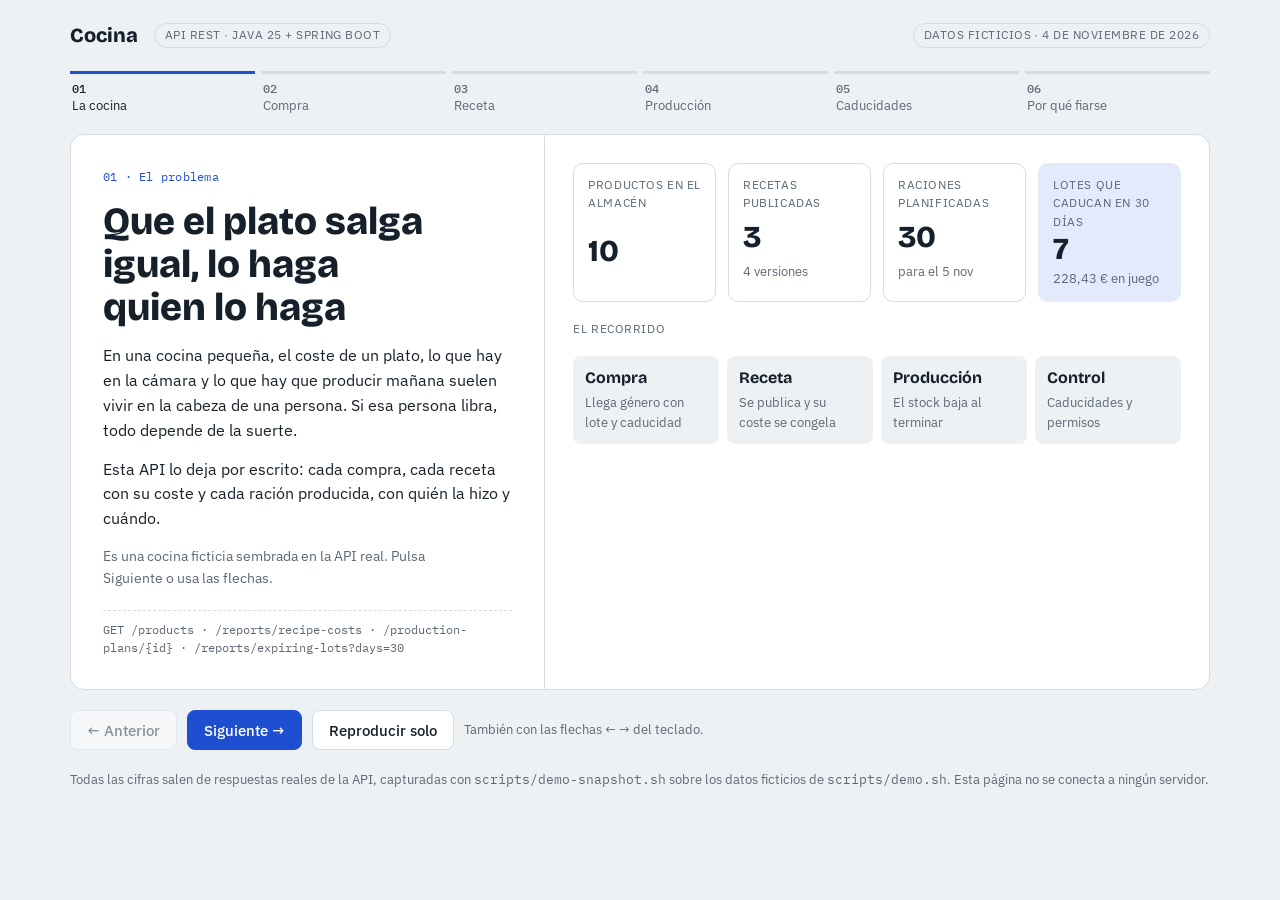
<file: demo/recorrido/index.html>
<!DOCTYPE html>
<html lang="es">
<head>
<meta charset="utf-8">
<meta name="viewport" content="width=device-width, initial-scale=1">
<title>Cocina en seis pasos</title>
<meta name="description" content="Recorrido visual por una API de gestión de cocina: compra, receta con coste congelado, producción, caducidades y permisos. Datos ficticios capturados de la API real.">
<link rel="preconnect" href="https://fonts.googleapis.com">
<link rel="preconnect" href="https://fonts.gstatic.com" crossorigin>
<link href="https://fonts.googleapis.com/css2?family=Bricolage+Grotesque:opsz,wght@12..96,600;12..96,800&family=IBM+Plex+Sans:wght@400;500;600&family=IBM+Plex+Mono:wght@400;500&display=swap" rel="stylesheet">
<style>
/* Idea: una comanda de cocina en acero. Escena a la izquierda, su prueba con datos a la derecha. */
:root {
  --bg: #eef1f4;
  --surface: #ffffff;
  --ink: #16202b;
  --muted: #5b6876;
  --line: #d5dce3;
  --accent: #1f4fd1;
  --accent-soft: #e3eafc;
  --ok: #18794e;
  --ok-soft: #e1f4ea;
  --warn: #b35c00;
  --warn-soft: #fcefdc;
  --crit: #c4262e;
  --crit-soft: #fbe3e4;
  --font-display: "Bricolage Grotesque", "Segoe UI", system-ui, sans-serif;
  --font-body: "IBM Plex Sans", "Segoe UI", system-ui, sans-serif;
  --font-mono: "IBM Plex Mono", ui-monospace, "Cascadia Mono", Consolas, monospace;
  color-scheme: light;
}
@media (prefers-color-scheme: dark) {
  :root:not([data-theme="light"]) {
    --bg: #0f151c; --surface: #17202a; --ink: #e6ebf0; --muted: #9aa7b4; --line: #2b3744;
    --accent: #7ea2ff; --accent-soft: #1d2b4d; --ok: #4cc38a; --ok-soft: #133426;
    --warn: #f0a24a; --warn-soft: #3a2a14; --crit: #ff6b70; --crit-soft: #3d1a1d;
    color-scheme: dark;
  }
}
:root[data-theme="dark"] {
  --bg: #0f151c; --surface: #17202a; --ink: #e6ebf0; --muted: #9aa7b4; --line: #2b3744;
  --accent: #7ea2ff; --accent-soft: #1d2b4d; --ok: #4cc38a; --ok-soft: #133426;
  --warn: #f0a24a; --warn-soft: #3a2a14; --crit: #ff6b70; --crit-soft: #3d1a1d;
  color-scheme: dark;
}

* { box-sizing: border-box; }
html, body { margin: 0; }
body {
  background: var(--bg); color: var(--ink);
  font: 16px/1.55 var(--font-body);
  -webkit-font-smoothing: antialiased;
}
.wrap { max-width: 1180px; margin: 0 auto; padding: 20px 20px 40px; display: grid; gap: 20px; }
h1, h2, h3 { font-family: var(--font-display); text-wrap: balance; margin: 0; line-height: 1.12; }
.num, .mono { font-family: var(--font-mono); font-variant-numeric: tabular-nums; }

/* Cabecera */
.top { display: flex; flex-wrap: wrap; align-items: center; gap: 10px 16px; }
.brand { font-family: var(--font-display); font-weight: 800; font-size: 1.25rem; }
.tag { font-size: .75rem; letter-spacing: .04em; text-transform: uppercase; color: var(--muted);
  border: 1px solid var(--line); border-radius: 999px; padding: 2px 10px; }
.spacer { flex: 1; }

/* Pasos */
.steps { display: grid; grid-template-columns: repeat(6, 1fr); gap: 6px; list-style: none; margin: 0; padding: 0; }
.steps button {
  width: 100%; text-align: left; font: inherit; cursor: pointer; color: var(--muted);
  background: transparent; border: 0; border-top: 3px solid var(--line); padding: 8px 2px 0;
  display: grid; gap: 0; font-size: .82rem; line-height: 1.3;
}
.steps button b { font-family: var(--font-mono); font-weight: 500; font-size: .72rem; }
.steps button[aria-current="step"] { color: var(--ink); border-top-color: var(--accent); }
.steps button.done { border-top-color: color-mix(in srgb, var(--accent) 45%, var(--line)); }
.steps button:focus-visible, .ctl:focus-visible { outline: 2px solid var(--accent); outline-offset: 3px; border-radius: 4px; }

/* Escena */
.stage {
  background: var(--surface); border: 1px solid var(--line); border-radius: 14px;
  display: grid; grid-template-columns: minmax(0, 5fr) minmax(0, 7fr); min-height: 520px;
}
.story { padding: 32px; display: grid; align-content: start; gap: 14px; border-right: 1px solid var(--line); }
.kicker { font-family: var(--font-mono); font-size: .78rem; color: var(--accent); letter-spacing: .02em; }
.story h2 { font-size: clamp(1.7rem, 3.2vw, 2.4rem); font-weight: 800; }
.story p { margin: 0; max-width: 46ch; color: var(--ink); }
.story p.aside { color: var(--muted); font-size: .9rem; }
.source { font-family: var(--font-mono); font-size: .74rem; color: var(--muted); border-top: 1px dashed var(--line); padding-top: 10px; margin-top: 6px; overflow-wrap: anywhere; }
.proof { padding: 28px; display: grid; align-content: start; gap: 18px; min-width: 0; }

/* Piezas reutilizables */
.label { font-size: .74rem; text-transform: uppercase; letter-spacing: .05em; color: var(--muted); }
.row { display: flex; flex-wrap: wrap; gap: 12px; }
.tile { flex: 1 1 140px; border: 1px solid var(--line); border-radius: 10px; padding: 12px 14px; display: grid; gap: 2px; }
.tile strong { font-family: var(--font-display); font-size: 1.9rem; font-weight: 800; line-height: 1.1; }
.tile.hl { background: var(--accent-soft); border-color: transparent; }
.card { border: 1px solid var(--line); border-radius: 10px; padding: 14px 16px; display: grid; gap: 8px; min-width: 0; }
.chip { display: inline-block; font-size: .72rem; font-weight: 600; border-radius: 999px; padding: 1px 9px; white-space: nowrap; }
.chip.ok { background: var(--ok-soft); color: var(--ok); }
.chip.warn { background: var(--warn-soft); color: var(--warn); }
.chip.crit { background: var(--crit-soft); color: var(--crit); }
.chip.info { background: var(--accent-soft); color: var(--accent); }
table { width: 100%; border-collapse: collapse; font-size: .9rem; }
th { text-align: left; font-weight: 500; color: var(--muted); font-size: .74rem; text-transform: uppercase; letter-spacing: .04em; padding: 0 8px 6px 0; }
td { padding: 7px 8px 7px 0; border-top: 1px solid var(--line); vertical-align: top; }
th.r, td.r { text-align: right; }
.tbl { overflow-x: auto; }
svg text { fill: var(--ink); font-family: var(--font-body); }
svg .muted { fill: var(--muted); }
svg .mono { font-family: var(--font-mono); }

/* Flujo de la escena 1 */
.flow { display: grid; grid-template-columns: repeat(4, 1fr); gap: 8px; counter-reset: f; }
.flow div { background: var(--bg); border-radius: 8px; padding: 10px 12px; font-size: .88rem; display: grid; gap: 2px; }
.flow div b { font-family: var(--font-display); font-size: 1rem; }

/* Barras animables: en reposo están completas; al entrar crecen desde la izquierda. */
.grow { transform-origin: left center; }
.play .grow { animation: grow .9s cubic-bezier(.2,.7,.2,1) both; animation-delay: calc(var(--i, 0) * 120ms); }
@keyframes grow { from { transform: scaleX(0); } to { transform: scaleX(1); } }
.play .rise { animation: rise .5s ease-out both; animation-delay: calc(var(--i, 0) * 140ms); }
@keyframes rise { from { opacity: 0; transform: translateY(8px); } to { opacity: 1; transform: none; } }

/* Peticiones HTTP de la escena 6 */
.req { display: grid; grid-template-columns: auto 1fr; gap: 4px 12px; align-items: baseline; padding: 10px 0; border-top: 1px solid var(--line); }
.req:first-child { border-top: 0; }
.req .code { font-family: var(--font-mono); font-weight: 500; font-size: 1.05rem; }
.req .who { font-weight: 600; }
.req .msg { grid-column: 2; color: var(--muted); font-size: .88rem; }
.req .code.ok { color: var(--ok); } .req .code.warn { color: var(--warn); } .req .code.crit { color: var(--crit); }
.checks { margin: 0; padding: 0; list-style: none; display: grid; gap: 8px; }
.checks li { display: grid; gap: 0; padding-left: 16px; border-left: 3px solid var(--ok); }
.checks li span { font-family: var(--font-mono); font-size: .74rem; color: var(--muted); overflow-wrap: anywhere; }

/* Controles */
.controls { display: flex; flex-wrap: wrap; gap: 10px; align-items: center; }
.ctl {
  font: 500 .95rem var(--font-body); cursor: pointer; border-radius: 8px; padding: 9px 16px;
  border: 1px solid var(--line); background: var(--surface); color: var(--ink);
}
.ctl.primary { background: var(--accent); border-color: var(--accent); color: var(--surface); }
.ctl:disabled { opacity: .45; cursor: default; }
.hint { color: var(--muted); font-size: .82rem; }
footer { color: var(--muted); font-size: .82rem; display: grid; gap: 4px; }
footer a { color: var(--accent); }

.scene[hidden] { display: none; }

@media (max-width: 860px) {
  .stage { grid-template-columns: 1fr; min-height: 0; }
  .story { border-right: 0; border-bottom: 1px solid var(--line); padding: 22px; }
  .proof { padding: 20px; }
  .steps { grid-template-columns: repeat(3, 1fr); row-gap: 10px; }
  .flow { grid-template-columns: repeat(2, 1fr); }
}
@media (max-width: 420px) {
  .wrap { padding: 16px 16px 32px; }
  .steps button span { display: none; }
}
@media (prefers-reduced-motion: reduce) {
  .play .grow, .play .rise { animation: none; }
}
</style>
</head>
<body>
<div class="wrap">
  <header class="top">
    <span class="brand">Cocina</span>
    <span class="tag">API REST · Java 25 + Spring Boot</span>
    <span class="spacer"></span>
    <span class="tag" id="snapshot-tag">Instantánea de datos ficticios</span>
  </header>

  <nav aria-label="Pasos del recorrido">
    <ol class="steps" id="steps"></ol>
  </nav>

  <main class="stage" id="stage" aria-live="polite"></main>

  <div class="controls">
    <button class="ctl" id="prev" type="button">← Anterior</button>
    <button class="ctl primary" id="next" type="button">Siguiente →</button>
    <button class="ctl" id="play" type="button" aria-pressed="false">Reproducir solo</button>
    <span class="hint">También con las flechas ← → del teclado.</span>
  </div>

  <footer>
    <span>Todas las cifras salen de respuestas reales de la API, capturadas con <span class="mono">scripts/demo-snapshot.sh</span> sobre los datos ficticios de <span class="mono">scripts/demo.sh</span>. Esta página no se conecta a ningún servidor.</span>
  </footer>
</div>

<script src="data.js"></script>
<script>
(function () {
  "use strict";
  var S = window.SNAPSHOT;
  var stage = document.getElementById("stage");
  if (!S) {
    stage.innerHTML = '<section class="story"><h2>Faltan los datos</h2><p>No se encontró data.js. Genera la instantánea con sh scripts/demo-snapshot.sh.</p></section>';
    return;
  }

  /* ---------- formato ---------- */
  var nf = function (d) {
    return new Intl.NumberFormat("es-ES", { minimumFractionDigits: d, maximumFractionDigits: d, useGrouping: "always" });
  };
  var eur = function (n, d) { return nf(d == null ? 2 : d).format(n) + " €"; };
  var qty = function (n) { return nf(0).format(n); };
  var unitOf = { G: "g", ML: "ml", UNIT: "ud" };
  var perKg = function (perGram) { return eur(perGram * 1000) + "/kg"; };
  var dateFmt = new Intl.DateTimeFormat("es-ES", { day: "numeric", month: "short", timeZone: "Europe/Madrid" });
  var day = function (iso) { return dateFmt.format(new Date(iso)); };
  var esc = function (s) {
    return String(s).replace(/[&<>"]/g, function (c) { return { "&": "&amp;", "<": "&lt;", ">": "&gt;", '"': "&quot;" }[c]; });
  };
  var capturedAt = new Date(S.capturedAt);
  document.getElementById("snapshot-tag").textContent =
    "Datos ficticios · " + new Intl.DateTimeFormat("es-ES", { day: "numeric", month: "long", year: "numeric", timeZone: "Europe/Madrid" }).format(capturedAt);

  /* ---------- datos derivados ---------- */
  var product = function (name) { return S.products.content.filter(function (p) { return p.name === name; })[0]; };
  var tomate = product("Tomate");
  var patata = product("Patata");
  var tomLots = S.tomateLots.content.slice().sort(function (a, b) { return a.receivedAt < b.receivedAt ? -1 : 1; });
  var firstTomCost = tomLots[0].unitCost;
  var salsaCosts = S.recipeCosts.versions.filter(function (v) { return v.recipeName === "Salsa de tomate"; });
  var salsaV2Cost = salsaCosts.filter(function (v) { return v.versionNumber === 2; })[0];
  var plannedTotal = S.plan.items.reduce(function (a, i) { return a + i.plannedRations; }, 0);
  var doneItem = S.plan.items.filter(function (i) { return i.batch && i.batch.status === "READY"; })[0];
  var patMov = S.patataMovements.content.slice().sort(function (a, b) { return a.occurredAt < b.occurredAt ? -1 : 1; });
  var patIn = patMov.filter(function (m) { return m.type === "PURCHASE_IN"; })[0];
  var patWaste = patMov.filter(function (m) { return m.type === "WASTE_OUT"; })[0];
  var patProd = patMov.filter(function (m) { return m.type === "PRODUCTION_OUT"; })[0];
  var perRationPatata = S.tortillaV1.items.filter(function (i) { return i.productName === "Patata"; })[0].quantityBase;
  var trace = S.patataTraceability.consumptions[0];

  /* ---------- escenas ---------- */
  var scenes = [
    {
      id: "inicio", short: "La cocina",
      story: function () {
        return '<span class="kicker">01 · El problema</span>' +
          '<h2>Que el plato salga igual, lo haga quien lo haga</h2>' +
          '<p>En una cocina pequeña, el coste de un plato, lo que hay en la cámara y lo que hay que producir mañana suelen vivir en la cabeza de una persona. Si esa persona libra, todo depende de la suerte.</p>' +
          '<p>Esta API lo deja por escrito: cada compra, cada receta con su coste y cada ración producida, con quién la hizo y cuándo.</p>' +
          '<p class="aside">Es una cocina ficticia sembrada en la API real. Pulsa Siguiente o usa las flechas.</p>';
      },
      proof: function () {
        var expiring = S.expiring;
        return '<div class="row">' +
          tile("Productos en el almacén", S.products.total, 0) +
          tile("Recetas publicadas", S.recipeCosts.recipeCount, 1, S.recipeCosts.versionCount + " versiones") +
          tile("Raciones planificadas", plannedTotal, 2, "para el " + day(S.plan.serviceDate + "T12:00:00Z")) +
          tile("Lotes que caducan en 30 días", expiring.totalLots, 3, eur(expiring.totalValue) + " en juego", true) +
          '</div>' +
          '<div class="label">El recorrido</div>' +
          '<div class="flow">' +
          flow("Compra", "Llega género con lote y caducidad", 0) +
          flow("Receta", "Se publica y su coste se congela", 1) +
          flow("Producción", "El stock baja al terminar", 2) +
          flow("Control", "Caducidades y permisos", 3) +
          '</div>';
      },
      source: "GET /products · /reports/recipe-costs · /production-plans/{id} · /reports/expiring-lots?days=30"
    },
    {
      id: "compra", short: "Compra",
      story: function () {
        return '<span class="kicker">02 · Llega la compra</span>' +
          '<h2>El tomate sube y el almacén lo sabe</h2>' +
          '<p>Cada compra entra como un <b>lote</b> con su precio y su fecha de caducidad. El primer tomate llegó a ' + perKg(tomLots[0].unitCost) + '; el proveedor ha subido y el segundo pedido cuesta ' + perKg(tomLots[1].unitCost) + '.</p>' +
          '<p>Con cada entrada se recalcula el <b>precio medio ponderado</b> (PMP) del producto. Es el que usarán las recetas nuevas.</p>' +
          '<p class="aside">La API guarda el PMP por unidad base (€/g) con 4 decimales; aquí se muestra por kilo.</p>';
      },
      proof: function () {
        var total = tomate.currentStock;
        var W = 520, x = 0;
        var segs = tomLots.map(function (l, i) {
          var w = Math.max(2, (l.remainingQty / total) * W);
          var s = '<g class="grow" style="--i:' + i + '"><rect x="' + x + '" y="28" width="' + (w - 3) + '" height="38" rx="5" fill="' + (i === 0 ? "var(--accent)" : "var(--warn)") + '"></rect>' +
            '<text x="' + (x + 10) + '" y="52" style="fill:var(--surface);font-weight:600;font-size:13px">Lote ' + l.id + ' · ' + qty(l.remainingQty) + ' g</text></g>';
          x += w;
          return s;
        }).join("");
        return '<div class="card"><div class="label">Tomate · existencias por lote</div>' +
          '<svg viewBox="0 0 520 74" width="100%" role="img" aria-label="Tomate: ' + qty(total) + ' g en dos lotes">' +
          '<text x="0" y="16" class="muted" style="font-size:12px">' + qty(total) + ' g en total</text>' + segs + '</svg></div>' +
          '<div class="tbl"><table><thead><tr><th>Lote</th><th>Recibido</th><th class="r">Cantidad</th><th class="r">Precio</th><th class="r">Caduca</th></tr></thead><tbody>' +
          tomLots.map(function (l, i) {
            return '<tr class="rise" style="--i:' + i + '"><td class="num">#' + l.id + '</td><td>' + day(l.receivedAt) + '</td><td class="r num">' + qty(l.initialQty) + ' g</td><td class="r num">' + perKg(l.unitCost) + '</td><td class="r">' + day(l.expiresAt) + '</td></tr>';
          }).join("") + '</tbody></table></div>' +
          '<div class="row">' + tile("PMP antes", perKg(firstTomCost), 0) + tile("PMP después", perKg(tomate.currentAvgCost), 1, null, true) + '</div>';
      },
      source: "GET /products/{tomate}/lots · /products/{tomate}/movements · /products"
    },
    {
      id: "receta", short: "Receta",
      story: function () {
        return '<span class="kicker">03 · Publicar la receta</span>' +
          '<h2>El coste de ayer no se reescribe</h2>' +
          '<p>Al publicar una versión de la receta, su coste por ración se <b>congela</b>. La salsa de tomate se publicó a ' + eur(S.salsaV1.frozenCostPerRation) + ' por ración.</p>' +
          '<p>Con el tomate más caro se publica la versión 2: ' + eur(S.salsaV2.frozenCostPerRation) + ' por ración, un <b>' + nf(2).format(salsaV2Cost.variationPct) + ' % más</b>. La versión 1 sigue valiendo lo que valía, así que se puede comparar mes a mes.</p>' +
          '<p class="aside">Una versión publicada no se puede editar: lo impiden la API (409) y un trigger en PostgreSQL.</p>';
      },
      proof: function () {
        var max = S.salsaV2.frozenCostPerRation * 1.15;
        var bar = function (label, val, color, i, dashed) {
          var w = (val / max) * 100;
          return '<div style="display:grid;grid-template-columns:7.5rem 1fr 4.8rem;gap:10px;align-items:center">' +
            '<span style="font-size:.88rem">' + label + '</span>' +
            '<span style="background:var(--bg);border-radius:6px;height:26px;display:block">' +
            '<span class="grow" style="--i:' + i + ';display:block;height:100%;width:' + w + '%;border-radius:6px;background:' + color + (dashed ? ';background:repeating-linear-gradient(90deg,var(--line) 0 6px,transparent 6px 10px)' : '') + '"></span></span>' +
            '<span class="num r" style="text-align:right">' + eur(val) + '</span></div>';
        };
        return '<div class="row">' +
          versionCard(S.salsaV1, "Versión 1", "info") +
          versionCard(S.salsaV2, "Versión 2", "warn", salsaV2Cost.variationPct) +
          '</div>' +
          '<div class="card"><div class="label">Coste por ración · salsa de tomate</div>' +
          bar("v1 congelada", S.salsaV1.frozenCostPerRation, "var(--accent)", 0) +
          bar("v1 a PMP de hoy", S.salsaV1.currentCostPerRation, "", 1, true) +
          bar("v2 congelada", S.salsaV2.frozenCostPerRation, "var(--warn)", 2) +
          '<p class="hint" style="margin:0">La barra rayada es lo que costaría hoy la v1. El informe de costes nunca la usa: compara costes congelados.</p></div>';
      },
      source: "GET /recipes/{salsa}/versions/{v1|v2} · /reports/recipe-costs"
    },
    {
      id: "produccion", short: "Producción",
      story: function () {
        var b = doneItem.batch;
        return '<span class="kicker">04 · Producir</span>' +
          '<h2>El stock baja cuando el plato está hecho</h2>' +
          '<p>El plan del ' + day(S.plan.serviceDate + "T12:00:00Z") + ' (comida) pide ' + plannedTotal + ' raciones. La ' + esc(doneItem.recipeName.toLowerCase()) + ' estaba prevista para ' + b.plannedRations + ' y salieron <b>' + b.rations + '</b>; la desviación queda registrada con su motivo.</p>' +
          '<p>Empezar no descuenta nada. Al marcarla como lista se descuentan ' + b.rations + ' × ' + qty(perRationPatata) + ' g = <b>' + qty(patProd.quantityBase) + ' g de patata</b> del lote que caduca antes, en una sola transacción.</p>' +
          '<p class="aside">El lote ' + S.patataTraceability.lotId + ' queda trazado hasta el plan ' + trace.planId + ' y la receta v' + trace.recipeVersionNumber + ': si hubiera un problema, se sabe dónde acabó.</p>';
      },
      proof: function () {
        // Una sola barra a escala: lo comprado, repartido en lo que queda, lo producido y la merma.
        var parts = [
          { label: "Quedan", g: patProd.balanceAfter, color: "var(--accent)", note: "en el lote " + patIn.lotId },
          { label: "Producción", g: patProd.quantityBase, color: "var(--warn)", note: doneItem.batch.rations + " × " + qty(perRationPatata) + " g" },
          { label: "Merma", g: patWaste.quantityBase, color: "var(--crit)", note: patWaste.reason }
        ];
        var W = 520, x = 0;
        var segs = parts.map(function (p, i) {
          var w = (p.g / patIn.quantityBase) * W;
          var s = '<rect class="grow" style="--i:' + i + '" x="' + x + '" y="24" width="' + Math.max(2, w - 2) + '" height="34" rx="4" fill="' + p.color + '"></rect>';
          x += w;
          return s;
        }).join("");
        var legend = parts.map(function (p, i) {
          return '<div class="rise" style="--i:' + i + ';display:grid;grid-template-columns:12px 1fr auto;gap:4px 10px;align-items:baseline">' +
            '<span style="width:12px;height:12px;border-radius:3px;background:' + p.color + ';align-self:center"></span>' +
            '<span><b>' + p.label + '</b> <span class="hint">' + esc(p.note) + '</span></span>' +
            '<span class="num">' + qty(p.g) + ' g</span></div>';
        }).join("");
        return '<div class="card"><div class="label">Patata · kardex del lote ' + patIn.lotId + '</div>' +
          '<svg viewBox="0 0 ' + W + ' 64" width="100%" role="img" aria-label="Patata: de ' + qty(patIn.balanceAfter) + ' g comprados quedan ' + qty(patProd.balanceAfter) + ' g">' +
          '<text x="0" y="14" class="muted" style="font-size:12px">Compra: ' + qty(patIn.quantityBase) + ' g a ' + perKg(patIn.unitCost) + '</text>' + segs + '</svg>' +
          legend + '</div>' +
          '<div class="tbl"><table><thead><tr><th>Plan · ' + day(S.plan.serviceDate + "T12:00:00Z") + '</th><th class="r">Previstas</th><th class="r">Reales</th><th>Estado</th></tr></thead><tbody>' +
          S.plan.items.map(function (it, i) {
            var b = it.batch;
            return '<tr class="rise" style="--i:' + i + '"><td>' + esc(it.recipeName) + ' <span class="hint">v' + it.versionNumber + '</span></td><td class="r num">' + it.plannedRations + '</td>' +
              '<td class="r num">' + (b ? b.rations + ' <span class="chip warn">' + (b.deviation > 0 ? "+" : "") + b.deviation + '</span>' : "—") + '</td>' +
              '<td>' + (b ? '<span class="chip ok">Lista</span>' : '<span class="chip info">Pendiente</span>') + '</td></tr>';
          }).join("") + '</tbody></table></div>';
      },
      source: "GET /production-plans/{id} · /products/{patata}/movements · /stock-lots/{lote}/traceability"
    },
    {
      id: "caducidades", short: "Caducidades",
      story: function () {
        var first = S.expiring.lots[0];
        return '<span class="kicker">05 · Lo que caduca</span>' +
          '<h2>' + eur(S.expiring.totalValue) + ' que no deberían acabar en la basura</h2>' +
          '<p>El informe ordena los lotes por días de vida y les pone precio, al coste al que se compraron. El ' + esc(first.productName.toLowerCase()) + ' caduca en <b>' + first.daysRemaining + ' día' + (first.daysRemaining === 1 ? "" : "s") + '</b>: es lo primero que hay que cocinar.</p>' +
          '<p>Un lote caducado ya no se puede usar en producción: la API lo salta y consume el vigente. Solo puede salir como merma, que también queda valorada.</p>' +
          '<p class="aside">Días contados desde la fecha de la instantánea.</p>';
      },
      proof: function () {
        var lots = S.expiring.lots;
        var maxDays = S.expiring.horizonDays;
        var rowH = 34, W = 520, left = 110, right = 80, H = lots.length * rowH + 30;
        var sx = function (d) { return left + (d / maxDays) * (W - left - right); };
        var ticks = [0, 7, 14, 21, 28].map(function (d) {
          return '<line x1="' + sx(d) + '" x2="' + sx(d) + '" y1="0" y2="' + (H - 22) + '" stroke="var(--line)"></line>' +
            '<text x="' + sx(d) + '" y="' + (H - 6) + '" text-anchor="middle" class="muted mono" style="font-size:11px">' + d + ' d</text>';
        }).join("");
        var rows = lots.map(function (l, i) {
          var cy = i * rowH + 18;
          var sev = l.daysRemaining <= 2 ? "crit" : l.daysRemaining <= 4 ? "warn" : "accent";
          return '<g class="grow" style="--i:' + i + '">' +
            '<rect x="' + left + '" y="' + (cy - 9) + '" width="' + Math.max(4, sx(l.daysRemaining) - left) + '" height="18" rx="4" fill="var(--' + sev + ')"></rect></g>' +
            '<text x="0" y="' + (cy + 4) + '" style="font-size:13px">' + esc(l.productName) + ' <tspan class="muted mono" style="font-size:11px">#' + l.lotId + '</tspan></text>' +
            '<text x="' + (sx(l.daysRemaining) + 6) + '" y="' + (cy + 4) + '" class="mono" style="font-size:12px">' + l.daysRemaining + ' d</text>' +
            '<text x="' + W + '" y="' + (cy + 4) + '" text-anchor="end" class="mono" style="font-size:12px">' + eur(l.value) + '</text>';
        }).join("");
        var crit = lots.filter(function (l) { return l.daysRemaining <= 2; }).length;
        var warn = lots.filter(function (l) { return l.daysRemaining > 2 && l.daysRemaining <= 4; }).length;
        return '<div class="row">' +
          tile("Lotes en 30 días", S.expiring.totalLots, 0) +
          tile("Críticos (≤ 2 días)", crit, 1) +
          tile("En aviso (3–4 días)", warn, 2) +
          tile("Valor en riesgo", eur(S.expiring.totalValue), 3, null, true) + '</div>' +
          '<div class="card"><div class="label">Días de vida por lote · valor al coste</div>' +
          '<svg viewBox="0 0 ' + W + ' ' + H + '" width="100%" role="img" aria-label="' + lots.length + ' lotes por días hasta caducar">' + ticks + rows + '</svg></div>';
      },
      source: "GET /reports/expiring-lots?days=30"
    },
    {
      id: "confianza", short: "Por qué fiarse",
      story: function () {
        return '<span class="kicker">06 · Por qué fiarse</span>' +
          '<h2>Cada uno ve lo suyo y cada cifra tiene un test</h2>' +
          '<p>La misma petición, <span class="mono">GET /api/v1/users</span>, con tres personas distintas. Los permisos se comprueban en el servidor, no en la pantalla.</p>' +
          '<p>Detrás hay <b>247 tests automáticos</b>. Los de integración levantan un PostgreSQL real con Testcontainers, y las reglas importantes están también en la base de datos.</p>' +
          '<p class="aside">El código y la guía para revisores están en el repositorio: docs/revision-tecnica.md.</p>';
      },
      proof: function () {
        var a = S.auth;
        var req = function (code, cls, who, msg, i) {
          return '<div class="req rise" style="--i:' + i + '"><span class="code ' + cls + '">' + code + '</span><span class="who">' + who + '</span><span class="msg">' + esc(msg) + '</span></div>';
        };
        return '<div class="card"><div class="label">GET /api/v1/users</div>' +
          req(a.noToken.status, "crit", "Sin iniciar sesión", a.noToken.body.message, 0) +
          req(a.cook.status, "warn", "Cocinero (rol COOK)", a.cook.body.message, 1) +
          req(a.admin.status, "ok", "Administrador", "Lista de usuarios (no se incluye en esta página).", 2) +
          '</div>' +
          '<div class="card"><div class="label">Garantías y el test que las prueba</div><ul class="checks">' +
          check("Un lote caducado no se consume y el vigente sí", "ProductionExecutionIntegrationTest · CAL-04", 0) +
          check("Dos producciones simultáneas no sobrevenden el mismo stock", "ProductionExecutionIntegrationTest · NFR-INT-01", 1) +
          check("Diez salidas de 200 g sobre 1 000 g: exactamente cinco tienen éxito", "StockConcurrencyIntegrationTest", 2) +
          check("Una versión publicada es inmutable por la API y por SQL", "RecipePublishingIntegrationTest · trigger V5", 3) +
          check("El kardex no se puede editar ni borrar", "StockMovementsIntegrationTest · trigger V4", 4) +
          '</ul></div>';
      },
      source: "GET /api/v1/users con tres sesiones · suite de ./mvnw verify"
    }
  ];

  function tile(label, value, i, sub, hl) {
    return '<div class="tile rise' + (hl ? " hl" : "") + '" style="--i:' + i + '"><span class="label">' + label + '</span><strong class="' + (typeof value === "number" ? "" : "num") + '" style="' + (typeof value === "number" ? "" : "font-size:1.35rem") + '">' + value + '</strong>' + (sub ? '<span class="hint">' + sub + '</span>' : "") + '</div>';
  }
  function flow(title, text, i) {
    return '<div class="rise" style="--i:' + i + '"><b>' + title + '</b><span class="hint">' + text + '</span></div>';
  }
  function versionCard(v, title, tone, variation) {
    return '<div class="card rise" style="flex:1 1 200px"><div style="display:flex;justify-content:space-between;gap:8px;align-items:center"><b>' + title + '</b><span class="chip ' + tone + '">Publicada · ' + day(v.publishedAt) + '</span></div>' +
      '<div style="font-family:var(--font-display);font-size:1.8rem;font-weight:800">' + eur(v.frozenCostPerRation) + '<span class="hint" style="font-family:var(--font-body);font-weight:400"> / ración</span></div>' +
      '<span class="hint">' + v.baseRations + ' raciones · total ' + eur(v.frozenTotalCost) + (variation != null ? ' · <b style="color:var(--warn)">+' + nf(2).format(variation) + ' %</b>' : "") + '</span>' +
      '<span class="hint">' + v.items.map(function (it) { return esc(it.productName) + " " + qty(it.quantityBase) + " " + it.unit; }).join(" · ") + '</span></div>';
  }
  function check(text, test, i) {
    return '<li class="rise" style="--i:' + i + '">' + text + '<span>' + test + '</span></li>';
  }

  /* ---------- navegación ---------- */
  var stepsEl = document.getElementById("steps");
  stepsEl.innerHTML = scenes.map(function (s, i) {
    return '<li><button type="button" data-i="' + i + '"><b>0' + (i + 1) + '</b><span>' + s.short + '</span></button></li>';
  }).join("");
  var buttons = stepsEl.querySelectorAll("button");
  var prevBtn = document.getElementById("prev");
  var nextBtn = document.getElementById("next");
  var playBtn = document.getElementById("play");
  var current = -1, timer = null;

  function render(i, animate) {
    current = i;
    var s = scenes[i];
    stage.classList.remove("play");
    stage.innerHTML = '<section class="story">' + s.story() + '<div class="source">' + s.source + '</div></section><section class="proof">' + s.proof() + '</section>';
    if (animate) { void stage.offsetWidth; stage.classList.add("play"); }
    buttons.forEach(function (b, j) {
      if (j === i) b.setAttribute("aria-current", "step"); else b.removeAttribute("aria-current");
      b.classList.toggle("done", j < i);
    });
    prevBtn.disabled = i === 0;
    nextBtn.disabled = i === scenes.length - 1;
    if (location.hash.slice(1) !== s.id) {
      try { history.replaceState(null, "", "#" + s.id); } catch (e) { /* el marco puede no permitirlo */ }
    }
  }
  function go(i) { if (i >= 0 && i < scenes.length && i !== current) render(i, true); }
  function stop() {
    if (timer) { clearInterval(timer); timer = null; }
    playBtn.setAttribute("aria-pressed", "false");
    playBtn.textContent = "Reproducir solo";
  }
  function fromHash() {
    var id = location.hash.slice(1);
    for (var i = 0; i < scenes.length; i++) if (scenes[i].id === id) return i;
    return 0;
  }

  buttons.forEach(function (b) { b.addEventListener("click", function () { stop(); go(+b.dataset.i); }); });
  prevBtn.addEventListener("click", function () { stop(); go(current - 1); });
  nextBtn.addEventListener("click", function () { stop(); go(current + 1); });
  playBtn.addEventListener("click", function () {
    if (timer) { stop(); return; }
    if (current === scenes.length - 1) render(0, true);
    playBtn.setAttribute("aria-pressed", "true");
    playBtn.textContent = "Pausar";
    timer = setInterval(function () {
      if (current >= scenes.length - 1) { stop(); return; }
      go(current + 1);
    }, 9000);
  });
  document.addEventListener("keydown", function (e) {
    if (e.target.closest && e.target.closest("input,textarea")) return;
    if (e.key === "ArrowRight") { stop(); go(current + 1); }
    if (e.key === "ArrowLeft") { stop(); go(current - 1); }
  });
  window.addEventListener("hashchange", function () { go(fromHash()); });

  render(fromHash(), false);
})();
</script>
</body>
</html>
</file>
